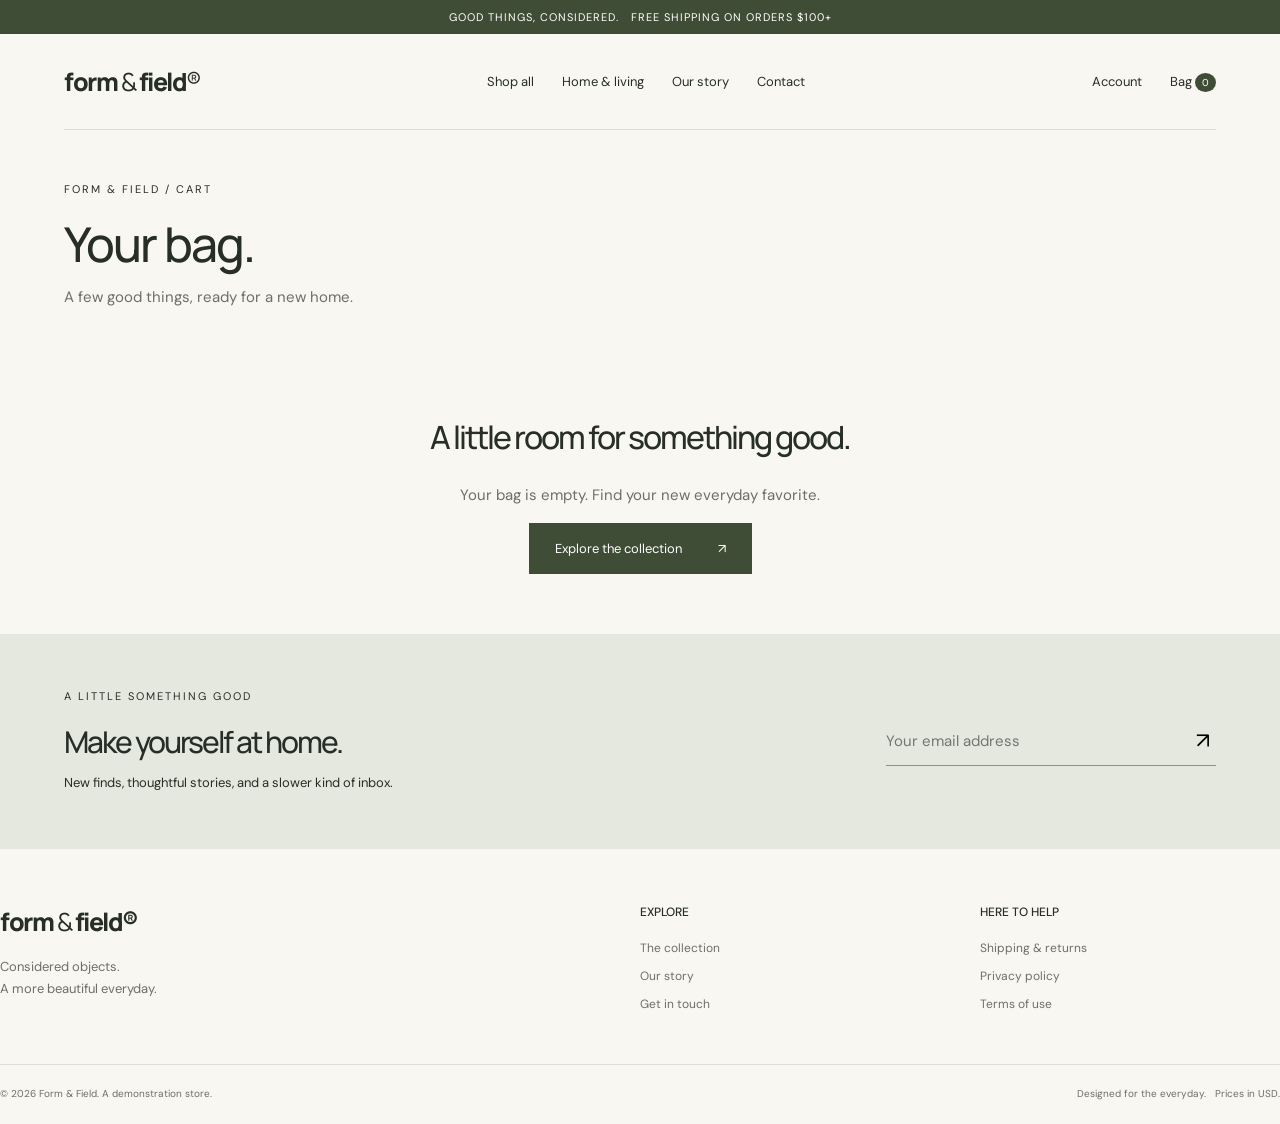
<file: cart/index.html>
<!doctype html><html lang="en"><head><meta charset="UTF-8"><meta name="viewport" content="width=device-width,initial-scale=1"><meta name="description" content="Form & Field — considered objects for a slower, more beautiful everyday."><title>Your bag | Form & Field</title><link rel="stylesheet" href="../assets/css/style.css"><script defer src="../assets/js/main.js"></script></head><body data-page="cart"><a class="skip" href="#main">Skip to content</a><div id="header"></div><main id="main"></main><div id="footer"></div><div id="toast" role="status" aria-live="polite"></div></body></html>
</file>
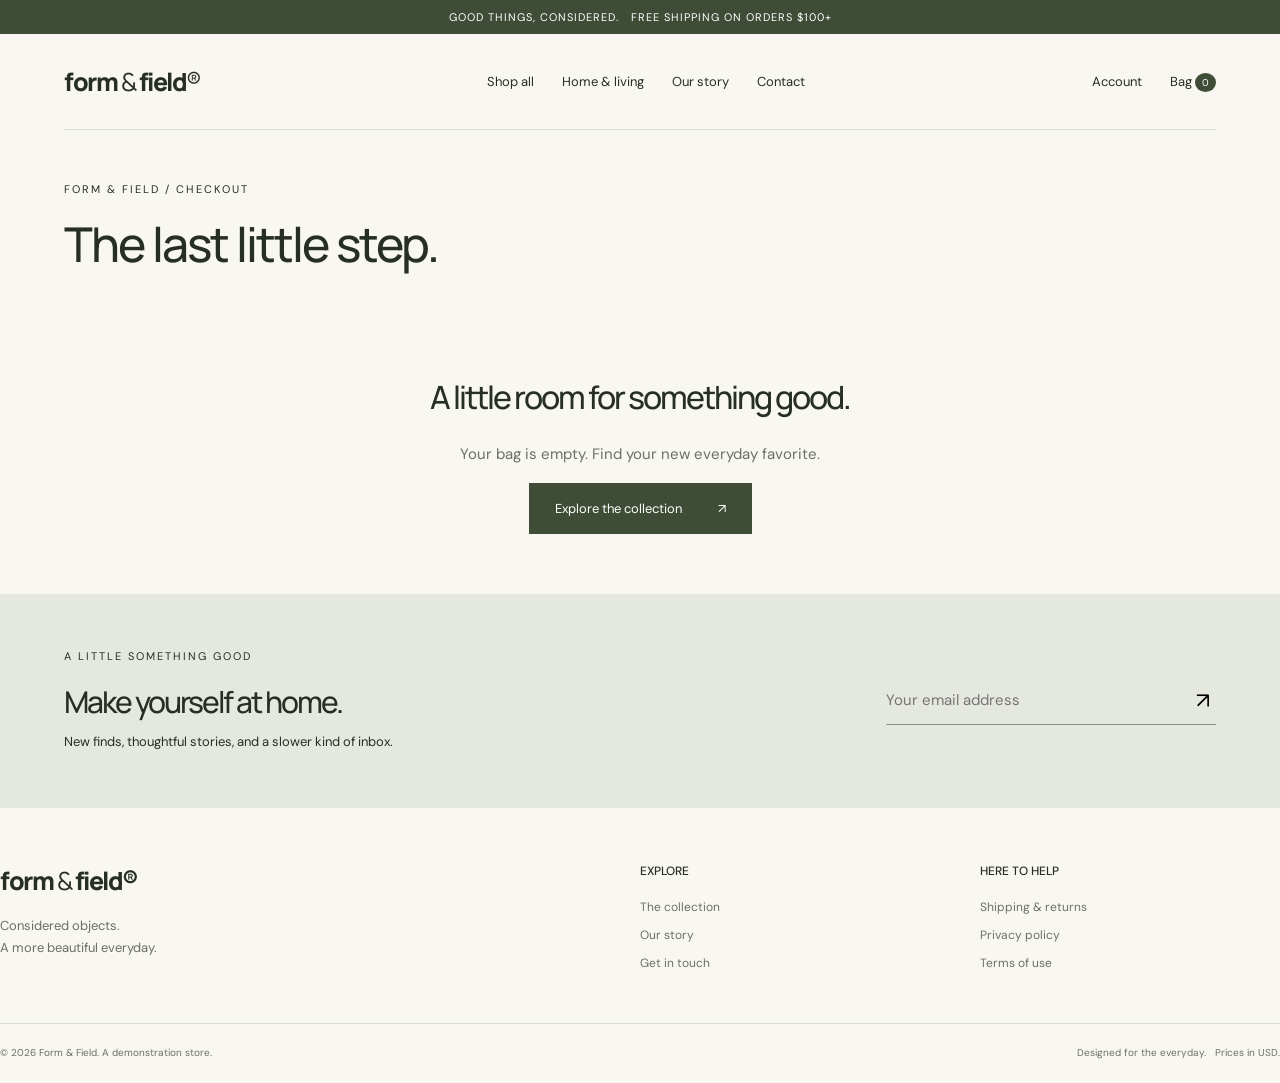
<file: checkout/index.html>
<!doctype html><html lang="en"><head><meta charset="UTF-8"><meta name="viewport" content="width=device-width,initial-scale=1"><meta name="description" content="Form & Field — considered objects for a slower, more beautiful everyday."><title>Checkout | Form & Field</title><link rel="stylesheet" href="../assets/css/style.css"><script defer src="../assets/js/main.js"></script></head><body data-page="checkout"><a class="skip" href="#main">Skip to content</a><div id="header"></div><main id="main"></main><div id="footer"></div><div id="toast" role="status" aria-live="polite"></div></body></html>
</file>
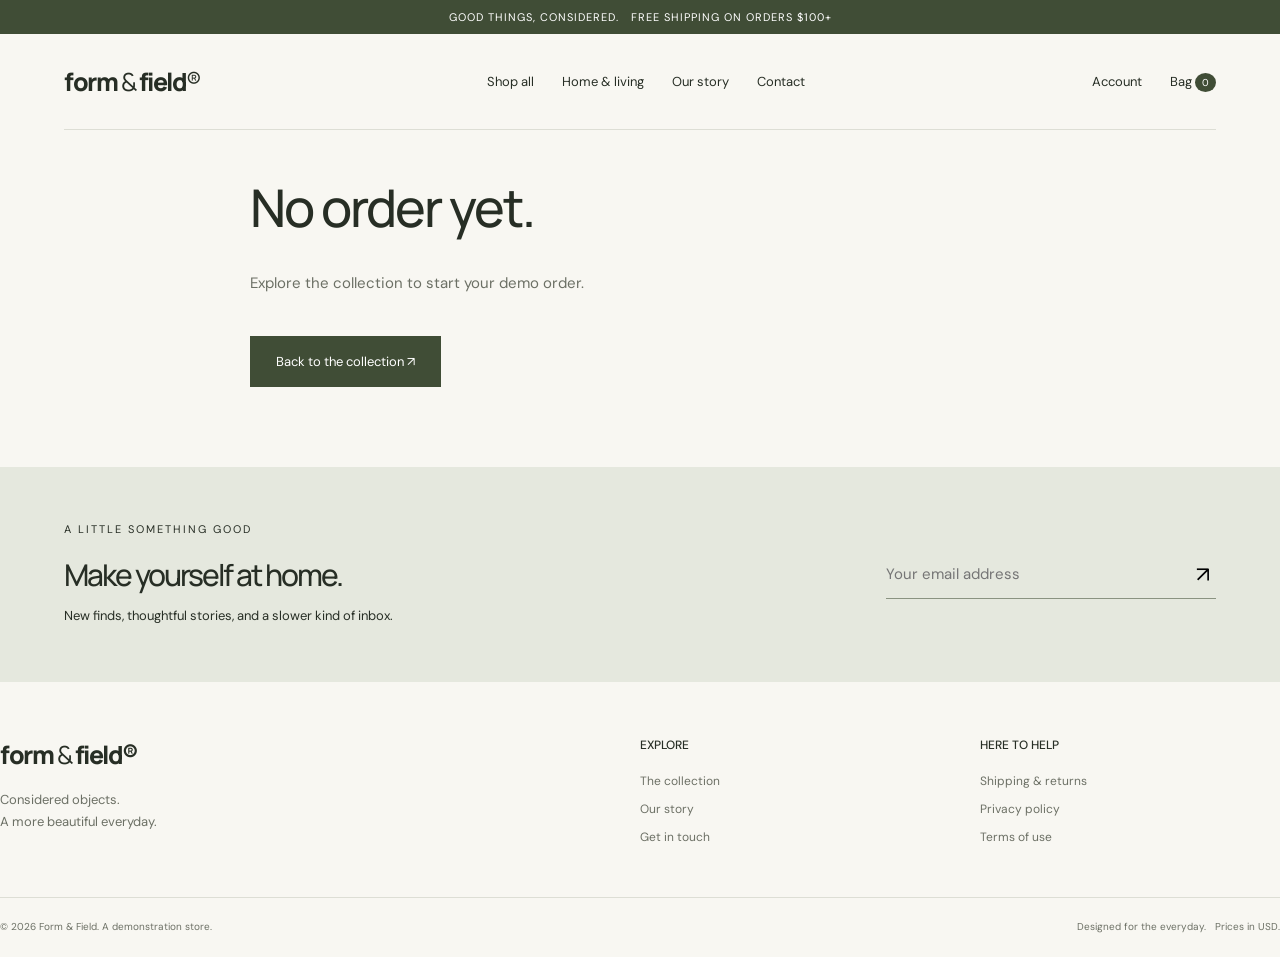
<file: confirmation/index.html>
<!doctype html><html lang="en"><head><meta charset="UTF-8"><meta name="viewport" content="width=device-width,initial-scale=1"><meta name="description" content="Form & Field — considered objects for a slower, more beautiful everyday."><title>Order confirmation | Form & Field</title><link rel="stylesheet" href="../assets/css/style.css"><script defer src="../assets/js/main.js"></script></head><body data-page="confirmation"><a class="skip" href="#main">Skip to content</a><div id="header"></div><main id="main"></main><div id="footer"></div><div id="toast" role="status" aria-live="polite"></div></body></html>
</file>
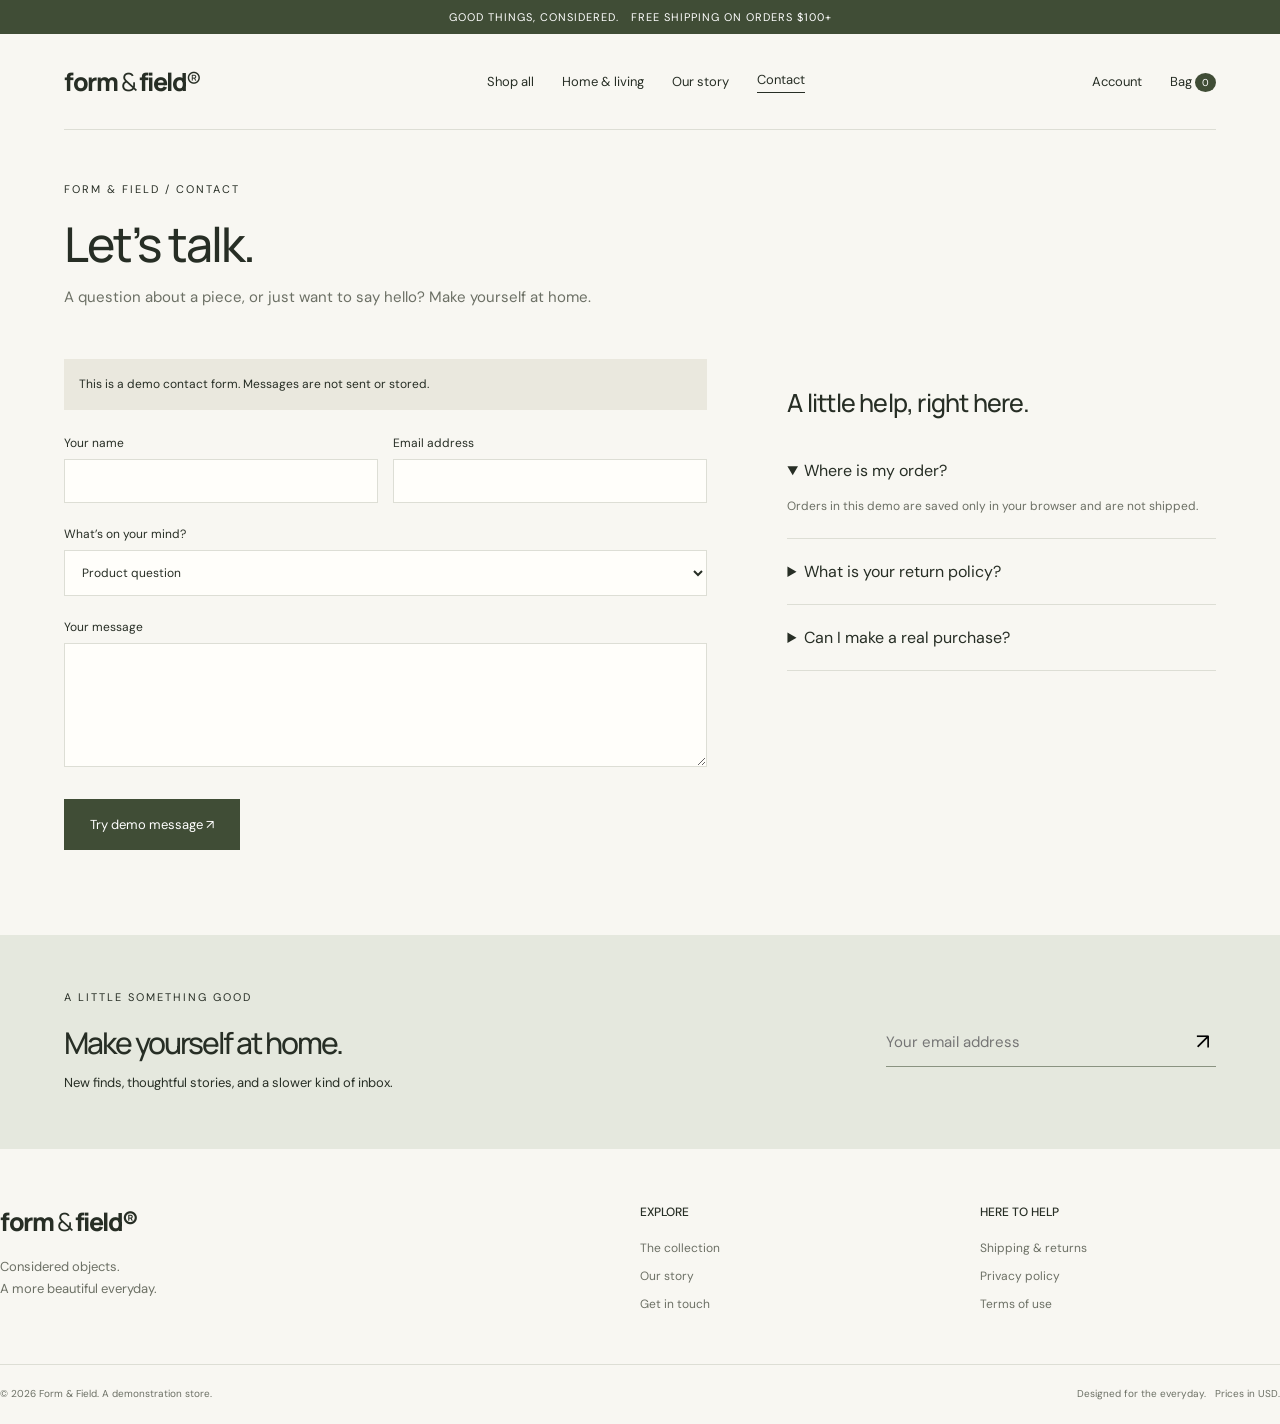
<file: contact/index.html>
<!doctype html><html lang="en"><head><meta charset="UTF-8"><meta name="viewport" content="width=device-width,initial-scale=1"><meta name="description" content="Form & Field — considered objects for a slower, more beautiful everyday."><title>Get in touch | Form & Field</title><link rel="stylesheet" href="../assets/css/style.css"><script defer src="../assets/js/main.js"></script></head><body data-page="contact"><a class="skip" href="#main">Skip to content</a><div id="header"></div><main id="main"></main><div id="footer"></div><div id="toast" role="status" aria-live="polite"></div></body></html>
</file>
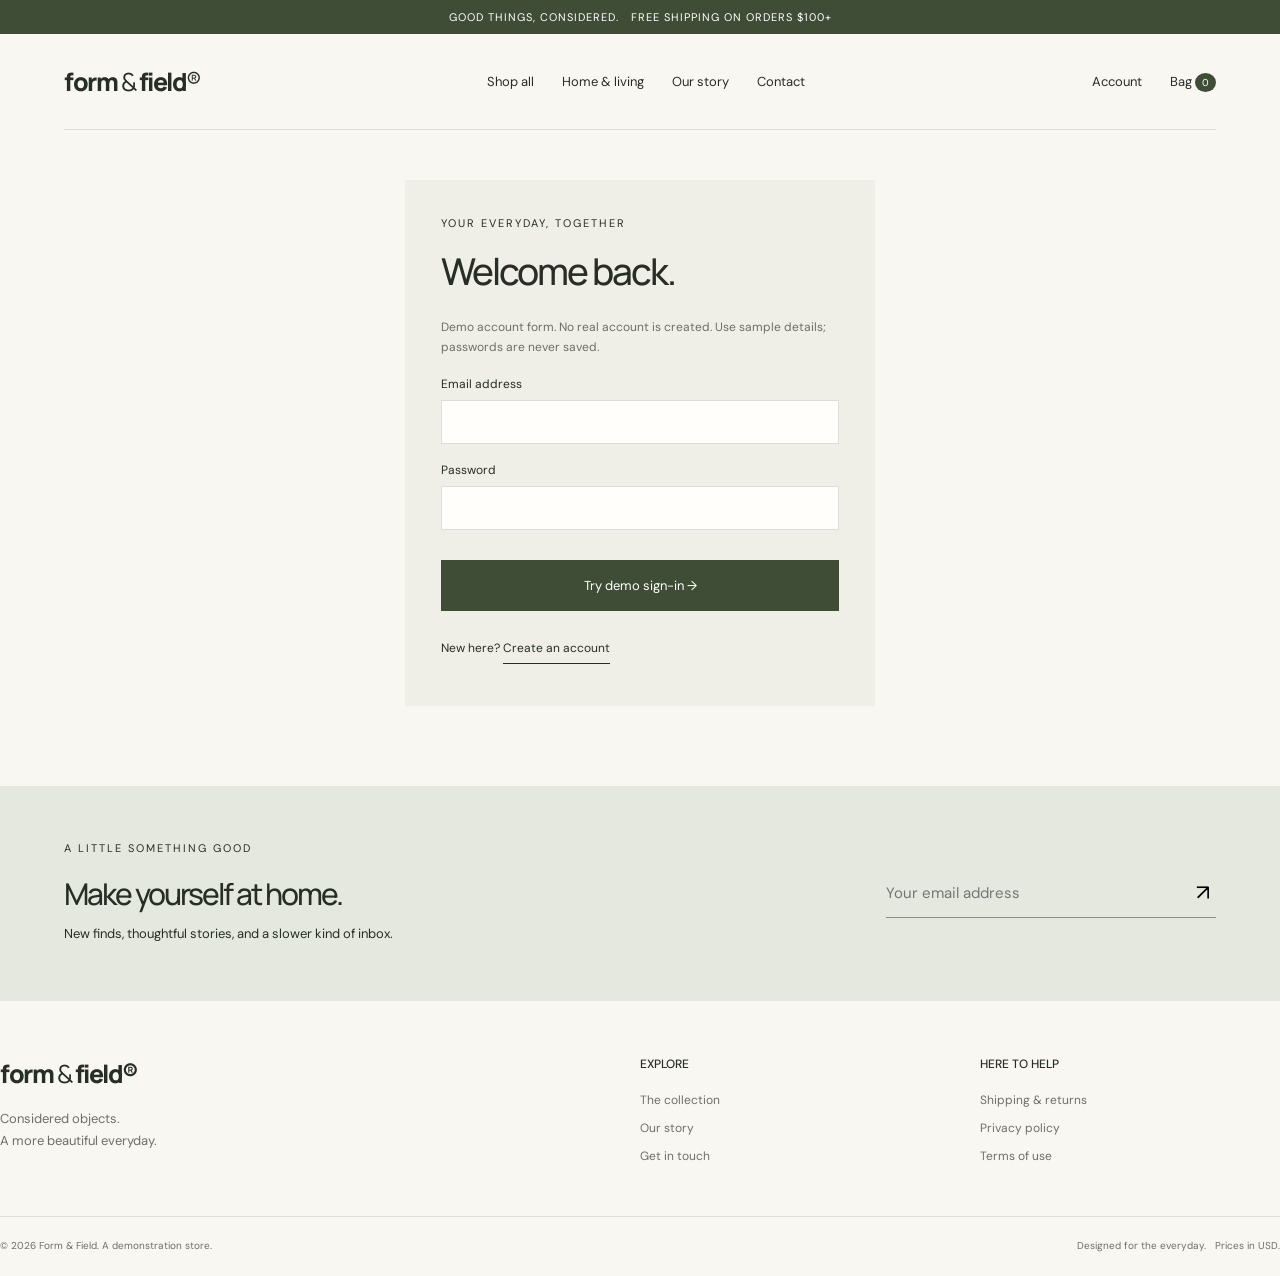
<file: login/index.html>
<!doctype html><html lang="en"><head><meta charset="UTF-8"><meta name="viewport" content="width=device-width,initial-scale=1"><meta name="description" content="Form & Field — considered objects for a slower, more beautiful everyday."><title>Welcome back | Form & Field</title><link rel="stylesheet" href="../assets/css/style.css"><script defer src="../assets/js/main.js"></script></head><body data-page="login"><a class="skip" href="#main">Skip to content</a><div id="header"></div><main id="main"></main><div id="footer"></div><div id="toast" role="status" aria-live="polite"></div></body></html>
</file>
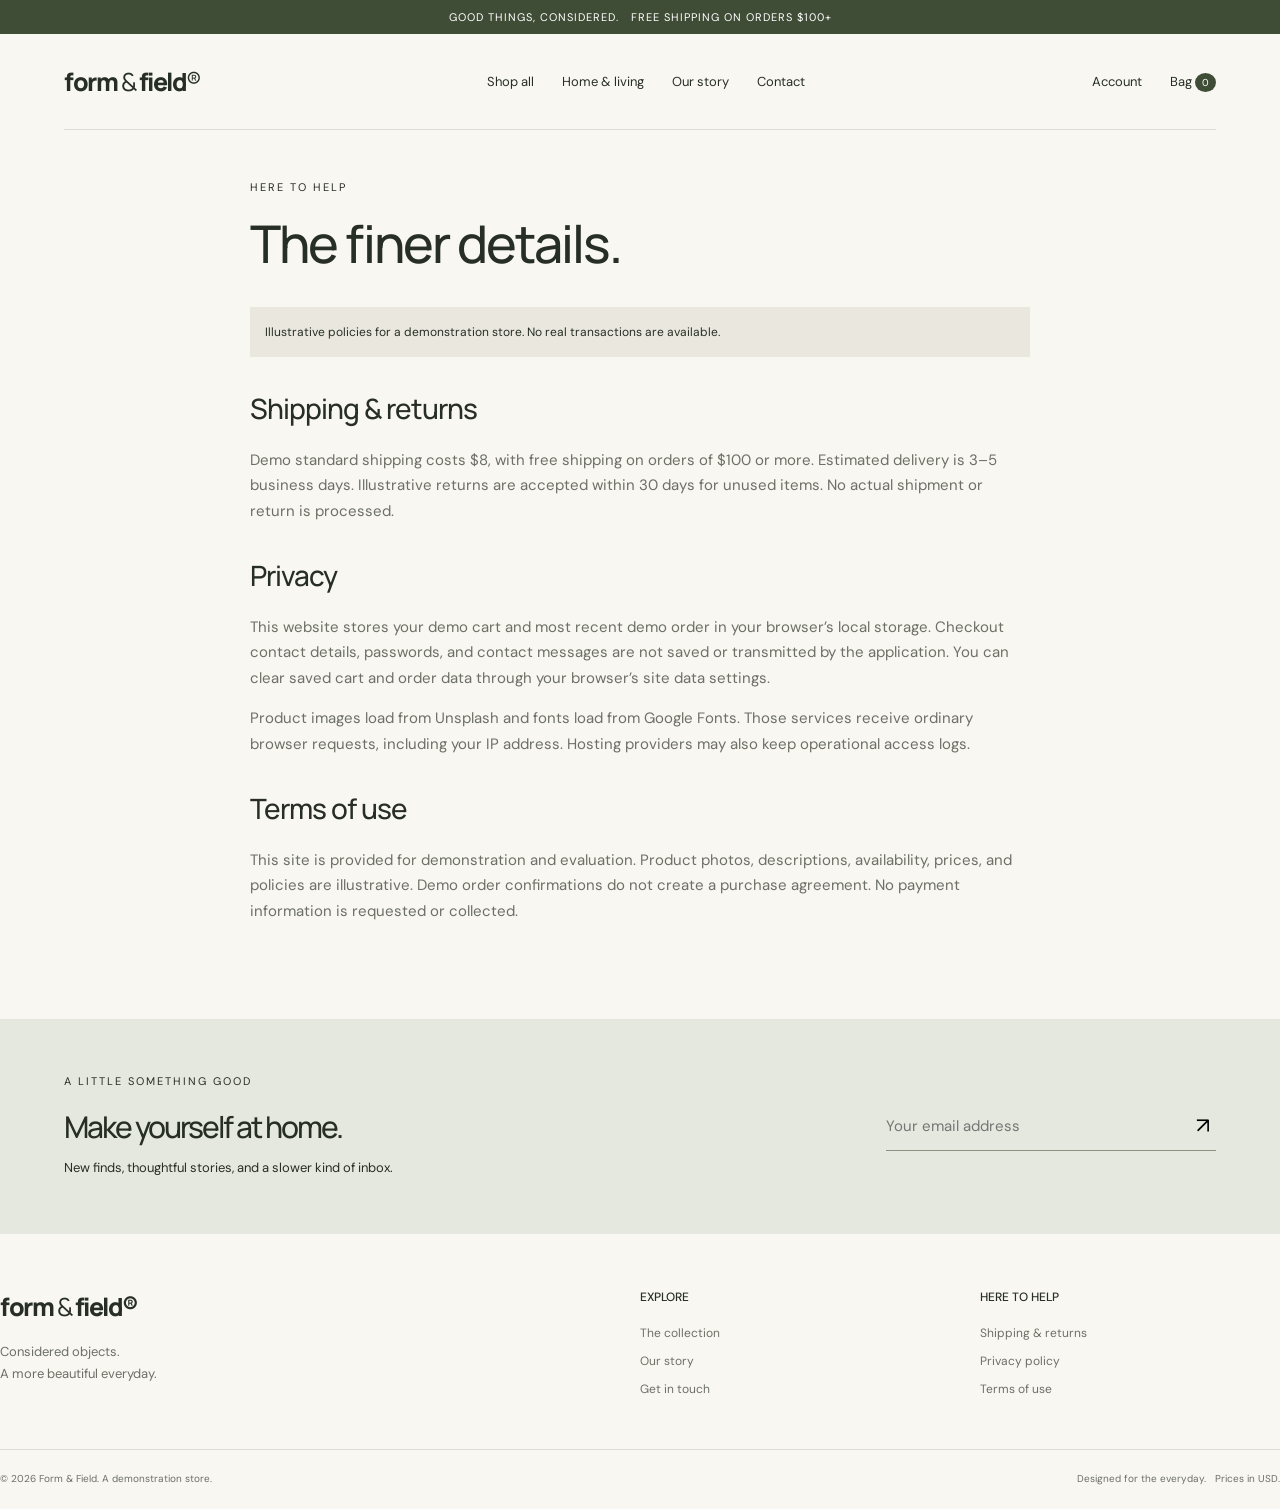
<file: policies/index.html>
<!doctype html><html lang="en"><head><meta charset="UTF-8"><meta name="viewport" content="width=device-width,initial-scale=1"><meta name="description" content="Form & Field — considered objects for a slower, more beautiful everyday."><title>The finer details | Form & Field</title><link rel="stylesheet" href="../assets/css/style.css"><script defer src="../assets/js/main.js"></script></head><body data-page="policies"><a class="skip" href="#main">Skip to content</a><div id="header"></div><main id="main"></main><div id="footer"></div><div id="toast" role="status" aria-live="polite"></div></body></html>
</file>
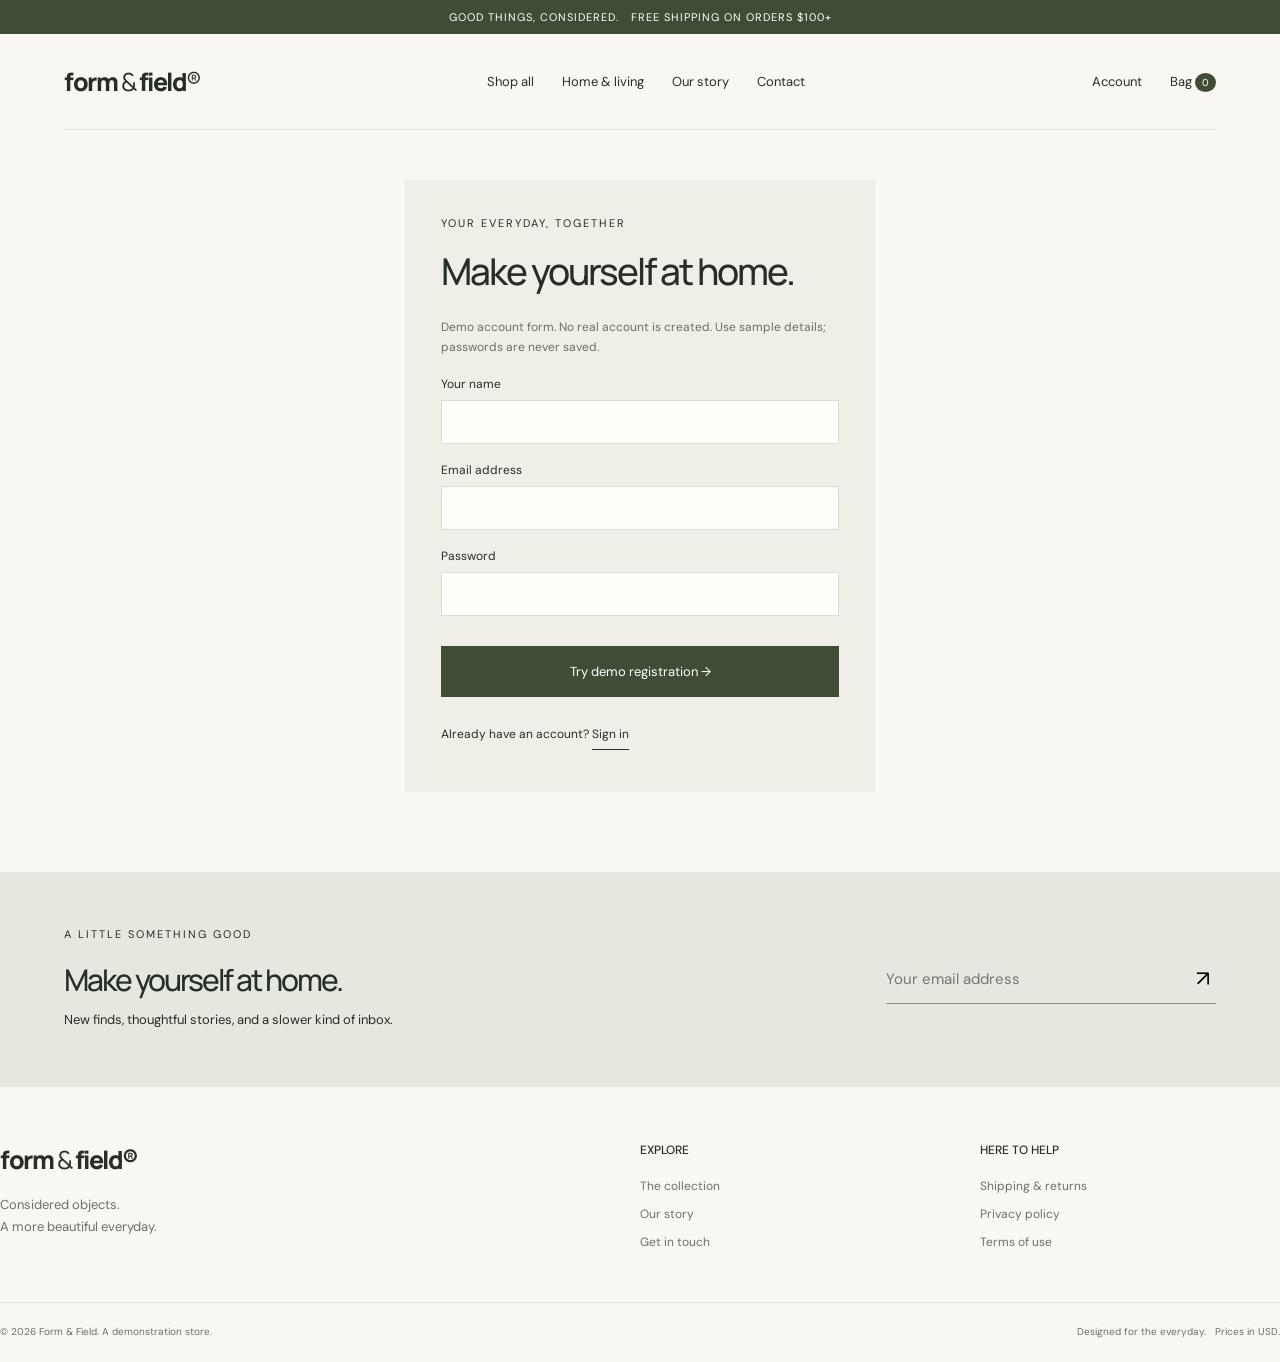
<file: register/index.html>
<!doctype html><html lang="en"><head><meta charset="UTF-8"><meta name="viewport" content="width=device-width,initial-scale=1"><meta name="description" content="Form & Field — considered objects for a slower, more beautiful everyday."><title>Create an account | Form & Field</title><link rel="stylesheet" href="../assets/css/style.css"><script defer src="../assets/js/main.js"></script></head><body data-page="register"><a class="skip" href="#main">Skip to content</a><div id="header"></div><main id="main"></main><div id="footer"></div><div id="toast" role="status" aria-live="polite"></div></body></html>
</file>
<file: assets/css/style.css>
@import url('https://fonts.googleapis.com/css2?family=DM+Sans:wght@400;500;600;700&family=Manrope:wght@400;500;600;700;800&display=swap');
:root{--paper:#f8f7f2;--ink:#272e25;--green:#404d36;--line:#ddded5;--muted:#6c7065;--sand:#eae8de}*{box-sizing:border-box}body{margin:0;background:var(--paper);color:var(--ink);font:15px 'DM Sans',sans-serif}a{color:inherit;text-decoration:none}button,input,select,textarea{font:inherit}button,a,input,select,textarea{outline-offset:5px}button{cursor:pointer}img{display:block;width:100%;object-fit:cover}h1,h2,h3,p{margin-top:0}h1,h2{font-family:Manrope,sans-serif;font-weight:500;letter-spacing:-2px}h1{font-size:clamp(40px,5vw,76px);line-height:1.08}h2{font-size:clamp(30px,3.4vw,46px);line-height:1.15}h3{font-size:18px;font-weight:500}p{line-height:1.7}.wrap{max-width:1440px;margin:auto;padding:0 5%}.announcement{text-align:center;background:var(--green);color:white;padding:10px;font-size:11px;letter-spacing:1px}.nav{height:96px;display:flex;align-items:center;justify-content:space-between;gap:24px;border-bottom:1px solid var(--line)}.brand{font:800 25px Manrope,sans-serif;letter-spacing:-1.5px}.brand span{font-weight:400}.links,.actions{display:flex;align-items:center;gap:28px}.links a{font-size:13px}.links a.active{border-bottom:1px solid;padding-bottom:4px}.actions a{font-size:13px}.bag-count{background:var(--green);color:white;border-radius:50%;padding:3px 7px;font-size:10px}.eyebrow{font-size:11px;letter-spacing:2px;text-transform:uppercase;margin-bottom:22px}.hero{display:grid;grid-template-columns:.9fr 1.1fr;min-height:600px}.hero-copy{padding:80px 10% 70px 0;display:flex;flex-direction:column;justify-content:center}.hero-copy p{max-width:350px;color:var(--muted)}.hero-art{position:relative;margin:28px 0 28px 20px;overflow:hidden;background:#c4b9a2}.hero-art img{height:100%;position:absolute}.hero-label{position:absolute;bottom:24px;left:24px;background:var(--paper);padding:17px 24px;font-size:12px}.hero-label b{display:block;margin-top:6px;font-weight:500}.btn{display:inline-flex;align-items:center;justify-content:center;gap:36px;background:var(--green);color:white;border:1px solid var(--green);padding:16px 25px;font-size:13px;width:fit-content;min-height:48px}.btn:hover{background:#2b3822}.btn.light{background:transparent;color:var(--ink);border-color:var(--line)}.btn.light:hover{background:var(--sand)}.benefits{display:grid;grid-template-columns:repeat(3,1fr);border-top:1px solid var(--line);border-bottom:1px solid var(--line);padding:24px 0;text-align:center;font-size:12px}.benefits span{color:var(--muted);margin-left:8px}.section{padding:70px 0}.section-head{display:flex;align-items:end;justify-content:space-between;margin-bottom:30px;gap:20px}.section-head h2{margin-bottom:0}.text-link{font-size:12px;border-bottom:1px solid;padding-bottom:7px}.grid{display:grid;grid-template-columns:repeat(4,1fr);gap:24px}.product-art{position:relative;background:var(--sand);aspect-ratio:4/5;overflow:hidden}.product-art img{height:100%;transition:transform .4s}.product-art:hover img{transform:scale(1.04)}.badge{position:absolute;top:14px;left:14px;background:var(--paper);font-size:10px;padding:6px 10px}.quick{position:absolute;bottom:12px;right:12px;background:var(--paper);border:0;width:36px;height:36px;font-size:22px}.product-meta{display:flex;justify-content:space-between;gap:12px;margin:16px 0 5px;font-size:14px}.category{font-size:11px;color:var(--muted)}.editorial{display:grid;grid-template-columns:1fr 1fr;background:#eae9df}.editorial img{height:440px}.editorial-copy{padding:65px 13%;align-self:center}.editorial-copy p{color:var(--muted)}.newsletter{background:#e5e8de;padding:55px 5%;display:flex;align-items:center;justify-content:space-between;gap:40px}.newsletter h2{font-size:30px;margin-bottom:12px}.newsletter p{font-size:13px;margin:0}.newsletter form{display:flex;min-width:330px}.newsletter input{background:transparent;border:0;border-bottom:1px solid #8a9381;padding:14px 0;width:100%}.newsletter button{border:0;border-bottom:1px solid #8a9381;background:transparent;font-size:22px}.footer{padding:55px 0 24px}.footer-top{display:grid;grid-template-columns:2fr 1fr 1fr;gap:40px}.footer p{color:var(--muted);font-size:13px;max-width:250px;margin-top:17px}.footer h3{font-size:12px;margin-bottom:20px}.footer a:not(.brand){display:block;font-size:12px;margin-bottom:12px;color:var(--muted)}.footer-bottom{border-top:1px solid var(--line);margin-top:40px;padding-top:22px;display:flex;justify-content:space-between;font-size:10px;color:var(--muted)}.page-heading{padding:52px 0 34px}.page-heading h1{font-size:48px;margin-bottom:15px}.page-heading p{color:var(--muted);max-width:550px}.crumb{font-size:11px;color:var(--muted);padding-top:28px}.toolbar{display:grid;grid-template-columns:2fr 1fr 1fr 1fr;gap:15px;border-bottom:1px solid var(--line);padding-bottom:25px;margin-bottom:30px}input,select,textarea{width:100%;border:1px solid var(--line);background:#fffefa;padding:13px;color:var(--ink);border-radius:0}label{display:block;font-size:12px;margin-bottom:8px}label input,label select,label textarea{margin-top:8px}.results{font-size:12px;color:var(--muted);margin-bottom:24px}.pagination{display:flex;justify-content:center;gap:10px;margin-top:35px}.pagination button{border:1px solid var(--line);padding:10px 16px;background:none}.pagination button.active{background:var(--green);color:white}.detail{display:grid;grid-template-columns:1.1fr 1fr;gap:8%;padding:30px 0 65px}.detail-image{height:620px;background:var(--sand)}.detail h1{font-size:48px}.detail-copy{padding-top:30px}.price{font-size:24px;margin:20px 0}.muted{color:var(--muted)}.detail-copy select{max-width:300px}.buy-row{display:flex;gap:15px;margin:24px 0}.buy-row input{width:80px}.note{background:var(--sand);padding:15px;font-size:12px;line-height:1.7}.two-col{display:grid;grid-template-columns:1.5fr 1fr;gap:7%;padding-bottom:70px}.panel{background:#efeee7;padding:28px;height:fit-content}.panel h2{font-size:24px;letter-spacing:-.6px}.row{display:flex;justify-content:space-between;gap:16px;margin:18px 0;font-size:14px}.total{border-top:1px solid var(--line);padding-top:20px;font-weight:600}.panel .btn{width:100%;margin-top:15px}.cart-item{display:grid;grid-template-columns:100px 1fr auto;gap:22px;border-bottom:1px solid var(--line);padding:24px 0}.cart-item img{height:120px}.cart-item h3{margin-bottom:8px}.cart-item input{width:70px;padding:7px}.remove{background:none;border:0;text-decoration:underline;font-size:11px;padding:8px;color:var(--muted)}.empty{text-align:center;padding:60px 15px}.empty h2{font-size:32px}.form-grid{display:grid;grid-template-columns:1fr 1fr;gap:15px}.form-grid .full{grid-column:1/-1}.form-title{font-size:25px;margin:30px 0 20px;letter-spacing:-.8px}.form-card{max-width:470px;margin:50px auto 80px;padding:36px;background:#efeee7}.form-card h1{font-size:37px}.form-card label{margin-top:18px}.form-card .btn{width:100%;margin:22px 0 15px}.small{font-size:12px}.content{max-width:780px;margin:0 auto;padding:50px 0 80px}.content h1{font-size:52px}.content h2{font-size:28px;margin-top:35px;letter-spacing:-1px}.content p{color:var(--muted)}details{border-bottom:1px solid var(--line);padding:22px 0}summary{cursor:pointer;font-size:16px}details p{margin:15px 0 0}#toast{position:fixed;bottom:24px;left:50%;transform:translateX(-50%);background:var(--green);color:white;padding:15px 25px;box-shadow:0 4px 20px #0002;z-index:10;display:none;font-size:13px;max-width:90vw}.skip{position:absolute;top:-100px}.skip:focus{top:10px;left:10px;background:white;padding:15px;z-index:100}.success-icon{font-size:40px;color:var(--green)}button:disabled{opacity:.5;cursor:default}input[type=checkbox]{width:auto;margin-right:8px}.check-label{display:flex;align-items:center;gap:5px}.page-section{padding-bottom:70px}
@media(min-width:1500px){.hero{min-height:690px}}@media(max-width:900px){.links{gap:16px}.grid{grid-template-columns:repeat(2,1fr)}.hero{min-height:500px}.hero-copy{padding:45px 5% 45px 0}.hero-art{margin-left:0}.benefits span{display:block;margin:8px 0 0}.newsletter{flex-direction:column;align-items:start}.newsletter form{width:100%}.detail{gap:5%}.detail-image{height:490px}.two-col{gap:30px}.toolbar{grid-template-columns:1fr 1fr}}@media(max-width:600px){.nav{height:auto;min-height:95px;flex-wrap:wrap;padding:22px 0 14px;gap:18px}.brand{font-size:23px}.links{order:3;width:100%;justify-content:space-between}.links a{font-size:12px}.actions{gap:15px}.hero{grid-template-columns:1fr}.hero-copy{padding:42px 0 30px}.hero-copy h1{max-width:350px}.hero-art{height:390px;margin:0 0 30px}.benefits{font-size:10px;gap:10px}.section{padding:45px 0}.grid{gap:14px}.product-meta{font-size:12px}.product-art{aspect-ratio:3/4}.section-head{align-items:center}.section-head h2{font-size:29px}.editorial{grid-template-columns:1fr}.editorial img{height:320px}.editorial-copy{padding:40px 8%}.newsletter{padding:35px 5%;gap:20px}.newsletter form{min-width:0}.footer-top{grid-template-columns:1fr 1fr}.footer-top>div:first-child{grid-column:1/-1}.footer-bottom{gap:25px;line-height:1.7}.detail,.two-col{grid-template-columns:1fr}.detail-image{height:440px}.detail-copy{padding:0}.detail h1{font-size:38px}.page-heading h1{font-size:38px}.toolbar{gap:10px}.cart-item{grid-template-columns:75px 1fr auto;gap:12px}.cart-item img{height:95px}.cart-item h3{font-size:15px}.cart-item input{width:55px}.form-grid{grid-template-columns:1fr}.form-grid .full{grid-column:auto}.form-card{padding:28px 22px}.content h1{font-size:42px}}
</file>
